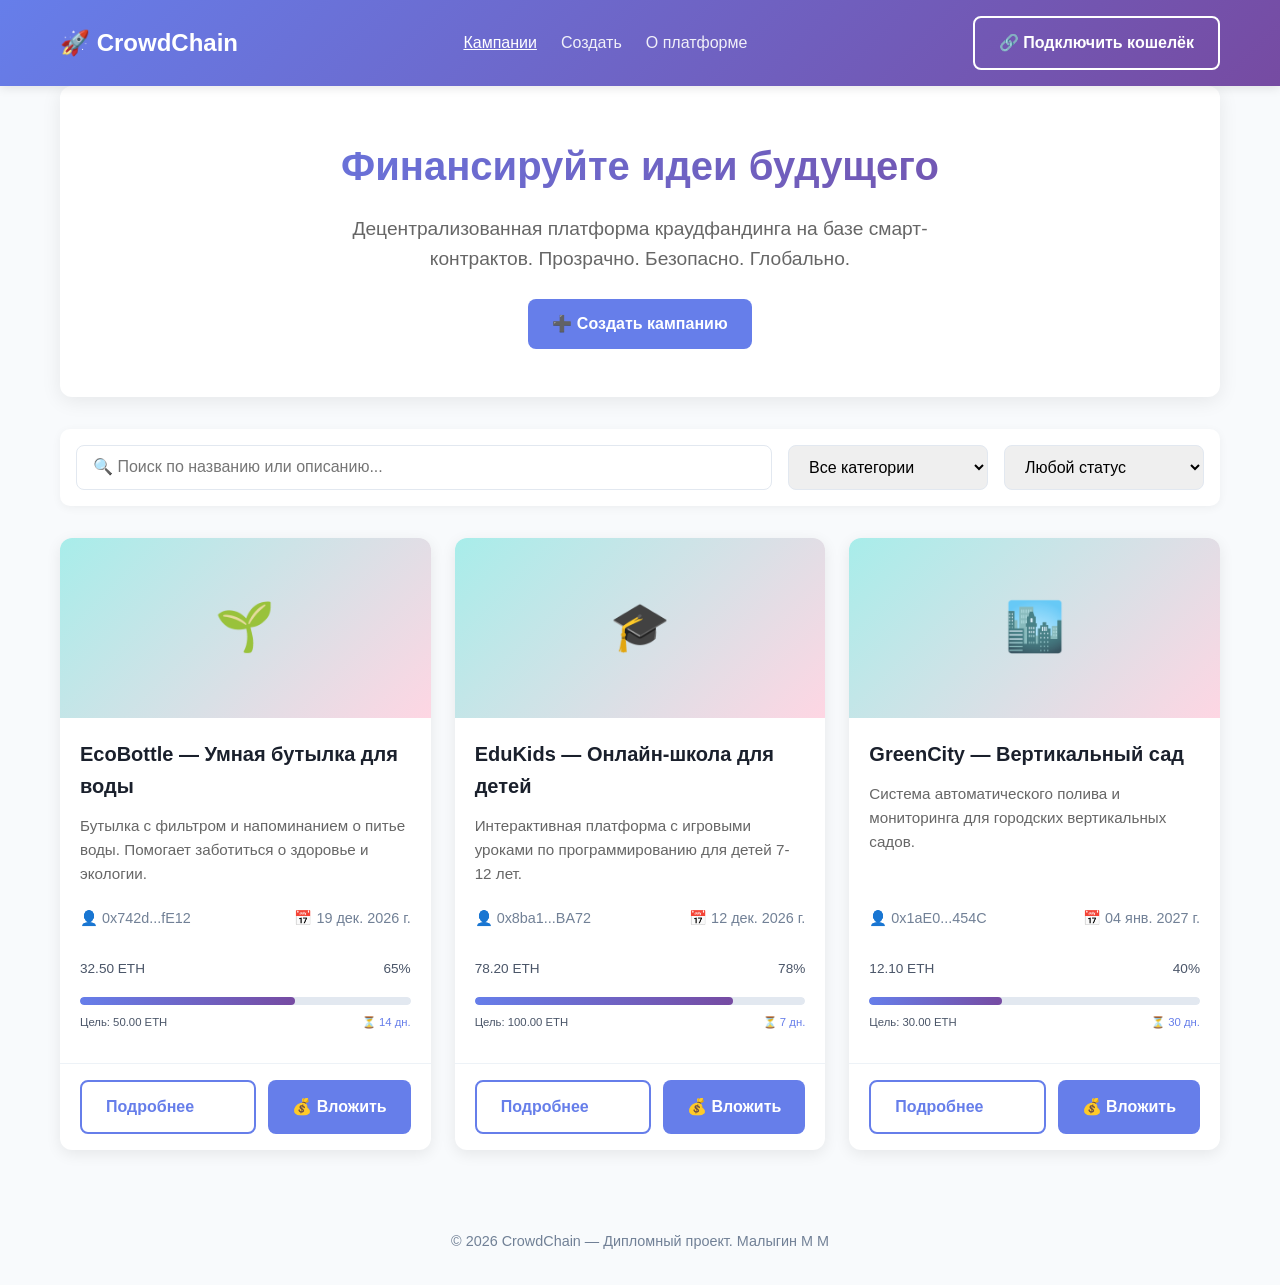
<file: project/index.html>
<!DOCTYPE html>
<html lang="ru">
<head>
  <meta charset="UTF-8" />
  <meta name="viewport" content="width=device-width, initial-scale=1.0"/>
  <title>CrowdChain — Децентрализованный краудфандинг</title>
  <link rel="stylesheet" href="assets/css/style.css" />
</head>
<body>
  <header>
    <div class="container header-content">
      <a href="index.html" class="logo">🚀 CrowdChain</a>
      
      <nav class="nav">
        <a href="index.html" class="active">Кампании</a>
        <a href="create.html">Создать</a>
        <a href="#">О платформе</a>
      </nav>
      
      <div class="wallet-block">
        <span id="userAddress" class="user-address hidden"></span>
        <button id="disconnectWallet" class="btn btn-outline hidden">Выйти</button>
        <button id="connectWallet" class="btn btn-outline">🔗 Подключить кошелёк</button>
      </div>
    </div>
  </header>

  <main class="container">
    <section class="hero">
      <h1>Финансируйте идеи будущего</h1>
      <p>Децентрализованная платформа краудфандинга на базе смарт-контрактов. Прозрачно. Безопасно. Глобально.</p>
      <a href="create.html" class="btn btn-primary">➕ Создать кампанию</a>
    </section>

    <section class="filters">
      <input type="search" id="searchInput" placeholder="🔍 Поиск по названию или описанию..." />
      <select id="categoryFilter">
        <option value="">Все категории</option>
        <option value="tech">💻 Технологии</option>
        <option value="social">🤝 Социальные</option>
        <option value="eco">🌱 Экология</option>
        <option value="art">🎨 Искусство</option>
      </select>
      <select id="statusFilter">
        <option value="">Любой статус</option>
        <option value="active">🟢 Активные</option>
        <option value="funded">✅ Финансируемые</option>
        <option value="ended">⏹️ Завершённые</option>
      </select>
    </section>

    <section id="campaignsGrid" class="grid">
    </section>

    <div id="emptyState" class="text-center hidden" style="padding: 3rem;">
      <p style="font-size: 3rem; margin-bottom: 1rem;">🔍</p>
      <h3>Ничего не найдено</h3>
      <p style="color: #666;">Попробуйте изменить параметры поиска или создайте первую кампанию!</p>
    </div>
  </main>

  <footer>
    <p>© 2026 CrowdChain — Дипломный проект. Малыгин М М</p>
  </footer>

  <script src="assets/js/app.js"></script>
  <script src="assets/js/index.js"></script>
</body>
</html>
</file>
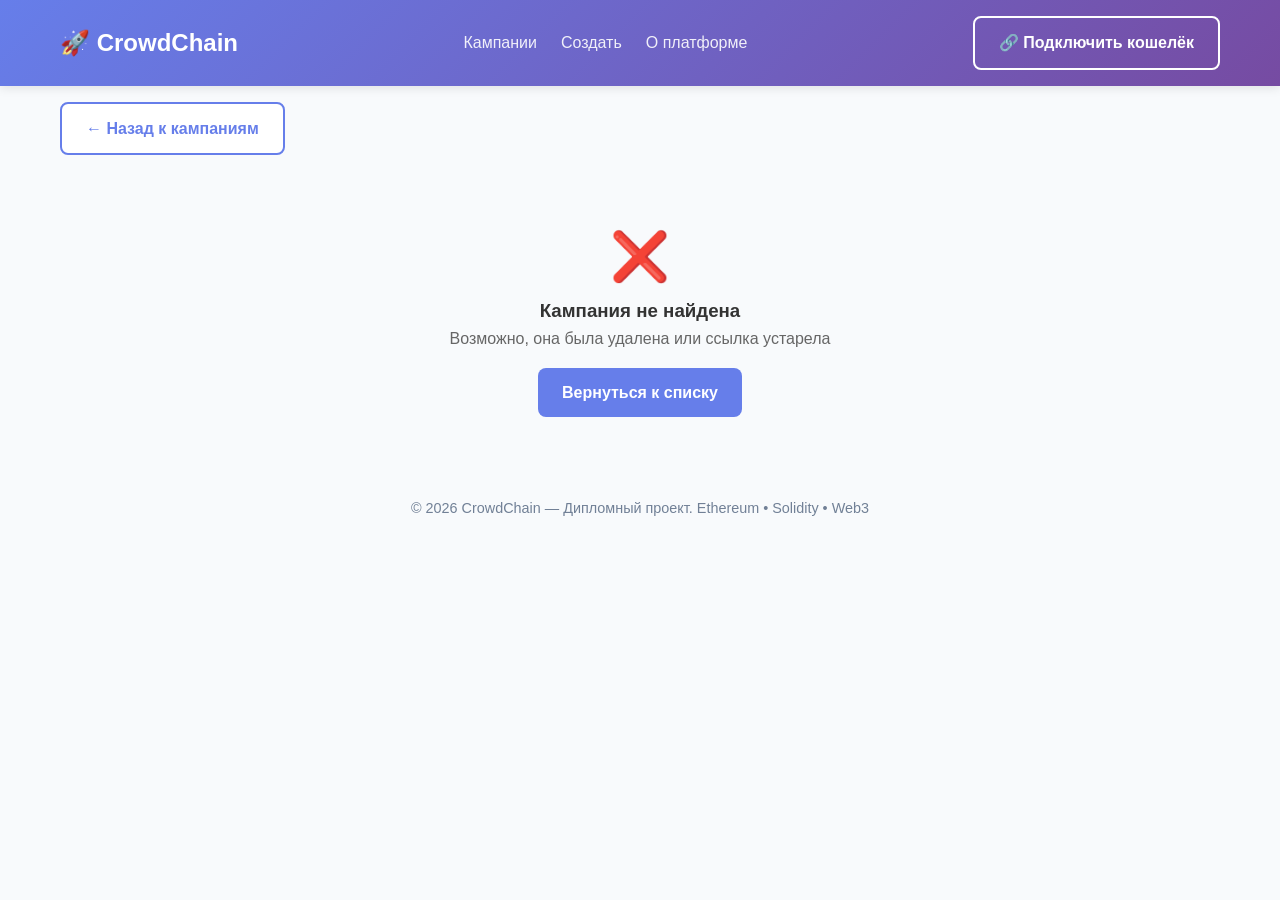
<file: project/campaign.html>
<!DOCTYPE html>
<html lang="ru">
<head>
  <meta charset="UTF-8" />
  <meta name="viewport" content="width=device-width, initial-scale=1.0"/>
  <title>Кампания — CrowdChain</title>
  <link rel="stylesheet" href="assets/css/style.css" />
</head>
<body>
  <header>
    <div class="container header-content">
      <a href="index.html" class="logo">🚀 CrowdChain</a>
      <nav class="nav">
        <a href="index.html">Кампании</a>
        <a href="create.html">Создать</a>
        <a href="#">О платформе</a>
      </nav>
      <div class="wallet-block">
        <span id="userAddress" class="user-address hidden"></span>
        <button id="disconnectWallet" class="btn btn-outline hidden">Выйти</button>
        <button id="connectWallet" class="btn btn-outline">🔗 Подключить кошелёк</button>
      </div>
    </div>
  </header>

  <main class="container">
    <div style="margin: 1rem 0;">
      <a href="index.html" class="btn btn-secondary">← Назад к кампаниям</a>
    </div>

    <div id="campaignLoading" class="text-center" style="padding: 3rem;">
      <p style="font-size: 2rem;">⏳</p>
      <p>Загрузка кампании...</p>
    </div>

    <div id="campaignContent" class="campaign-detail hidden">
      <div class="campaign-main">
        <div style="font-size: 5rem; text-align: center; margin-bottom: 1rem;" id="cImage">💡</div>
        <h1 id="cTitle">Загрузка...</h1>
        
        <div class="campaign-meta">
          <div class="meta-item">👤 <span id="cCreator">0x...</span></div>
          <div class="meta-item">📁 <span id="cCategory">Категория</span></div>
          <div class="meta-item">📅 До <span id="cDeadline">...</span></div>
        </div>
        
        <div class="progress-wrapper" style="margin: 1.5rem 0;">
          <div class="progress-label">
            <strong><span id="cRaised">0</span> ETH собрано</strong>
            <strong><span id="cProgress">0</span>%</strong>
          </div>
          <progress id="cProgressEl" value="0" max="100"></progress>
          <div class="progress-label" style="margin-top: 0.25rem;">
            <small>Цель: <span id="cGoal">0</span> ETH</small>
            <small id="cStatus" style="color: #667eea; font-weight: 500;">Активна</small>
          </div>
        </div>
        
        <div class="campaign-desc" id="cDescription">
          <!-- Описание -->
        </div>
        
        <div style="background: #f8fafc; padding: 1.5rem; border-radius: 8px; margin-top: 2rem;">
          <h3 style="margin-bottom: 1rem;">📊 Статистика блокчейна</h3>
          <div style="display: grid; grid-template-columns: repeat(2, 1fr); gap: 1rem; font-family: monospace; font-size: 0.9rem;">
            <div>🔗 Контракт: <span id="cContract" style="word-break: break-all;">0x...</span></div>
            <div>📦 Вкладов: <span id="cContributors">0</span></div>
            <div>⛽ Gas использовано: <span id="cGas">~0.003 ETH</span></div>
            <div>✅ Статус: <span id="cTxStatus">Ожидание</span></div>
          </div>
        </div>
      </div>
      
      <aside class="campaign-sidebar">
        <div class="funding-card">
          <h3 style="margin-bottom: 0.5rem;">💰 Внести вклад</h3>
          <p class="funding-goal">Цель: <strong id="sideGoal">0</strong> ETH</p>
          
          <form id="contributeForm" class="contribute-form">
            <input type="number" id="contributeAmount" step="0.01" min="0.01" placeholder="0.1" required />
            <button type="submit" class="btn btn-primary" id="contributeBtn">
              💸 Поддержать проект
            </button>
          </form>
          
          <p style="font-size: 0.85rem; color: #718096; margin-top: 1rem;">
            🔐 Средства блокируются в смарт-контракте до достижения цели
          </p>
        </div>
        
        <div class="funding-card" id="withdrawCard" style="display: none;">
          <h3 style="margin-bottom: 0.5rem;">🎉 Цель достигнута!</h3>
          <p style="color: #48bb78; margin-bottom: 1rem;">Вы можете вывести собранные средства</p>
          <button id="withdrawBtn" class="btn btn-primary" style="width: 100%;">
            💰 Вывести средства
          </button>
        </div>
        
        <div class="funding-card">
          <h3 style="margin-bottom: 0.5rem;">🔗 Поделиться</h3>
          <div style="display: flex; gap: 0.5rem; flex-wrap: wrap;">
            <button class="btn btn-secondary" onclick="navigator.clipboard.writeText(window.location.href); showToast('🔗 Ссылка скопирована!', 'success')">
              📋 Копировать
            </button>
            <button class="btn btn-secondary" onclick="shareOnTwitter()">
              🐦 Twitter
            </button>
          </div>
        </div>
      </aside>
    </div>

    <div id="campaignNotFound" class="text-center hidden" style="padding: 3rem;">
      <p style="font-size: 3rem;">❌</p>
      <h3>Кампания не найдена</h3>
      <p style="color: #666;">Возможно, она была удалена или ссылка устарела</p>
      <a href="index.html" class="btn btn-primary" style="margin-top: 1rem;">Вернуться к списку</a>
    </div>
  </main>

  <footer>
    <p>© 2026 CrowdChain — Дипломный проект. Ethereum • Solidity • Web3</p>
  </footer>

  <script src="assets/js/app.js"></script>
  <script src="assets/js/campaign.js"></script>
</body>
</html>
</file>
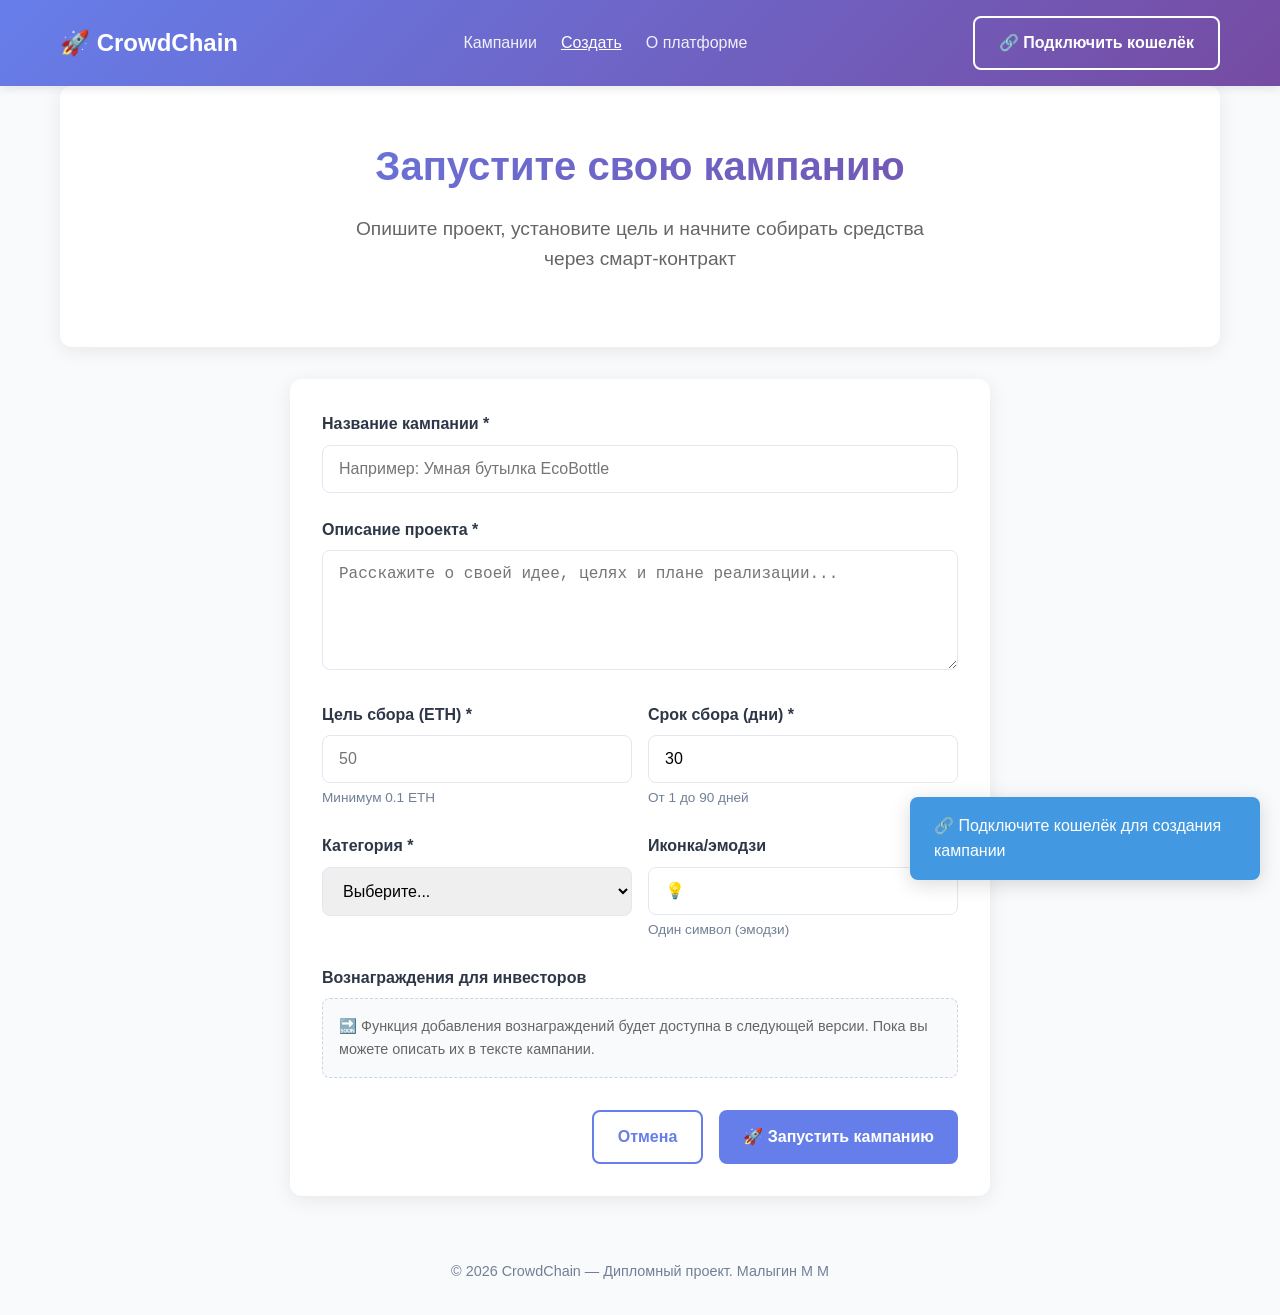
<file: project/create.html>
<!DOCTYPE html>
<html lang="ru">
<head>
  <meta charset="UTF-8" />
  <meta name="viewport" content="width=device-width, initial-scale=1.0"/>
  <title>Создать кампанию — CrowdChain</title>
  <link rel="stylesheet" href="assets/css/style.css" />
</head>
<body>
  <header>
    <div class="container header-content">
      <a href="index.html" class="logo">🚀 CrowdChain</a>
      <nav class="nav">
        <a href="index.html">Кампании</a>
        <a href="create.html" class="active">Создать</a>
        <a href="#">О платформе</a>
      </nav>
      <div class="wallet-block">
        <span id="userAddress" class="user-address hidden"></span>
        <button id="disconnectWallet" class="btn btn-outline hidden">Выйти</button>
        <button id="connectWallet" class="btn btn-outline">🔗 Подключить кошелёк</button>
      </div>
    </div>
  </header>

  <main class="container">
    <section class="hero">
      <h1>Запустите свою кампанию</h1>
      <p>Опишите проект, установите цель и начните собирать средства через смарт-контракт</p>
    </section>

    <form id="createCampaignForm" class="form-container">
      <div class="form-group">
        <label for="title">Название кампании *</label>
        <input type="text" id="title" name="title" required minlength="5" maxlength="100" placeholder="Например: Умная бутылка EcoBottle" />
        <div class="error"></div>
      </div>

      <div class="form-group">
        <label for="description">Описание проекта *</label>
        <textarea id="description" name="description" required minlength="50" placeholder="Расскажите о своей идее, целях и плане реализации..."></textarea>
        <div class="error"></div>
      </div>

      <div class="form-row">
        <div class="form-group">
          <label for="goal">Цель сбора (ETH) *</label>
          <input type="number" id="goal" name="goal" step="0.01" min="0.1" required placeholder="50" />
          <div class="form-hint">Минимум 0.1 ETH</div>
          <div class="error"></div>
        </div>
        
        <div class="form-group">
          <label for="duration">Срок сбора (дни) *</label>
          <input type="number" id="duration" name="duration" min="1" max="90" required value="30" />
          <div class="form-hint">От 1 до 90 дней</div>
          <div class="error"></div>
        </div>
      </div>

      <div class="form-row">
        <div class="form-group">
          <label for="category">Категория *</label>
          <select id="category" name="category" required>
            <option value="">Выберите...</option>
            <option value="tech">💻 Технологии</option>
            <option value="social">🤝 Социальные проекты</option>
            <option value="eco">🌱 Экология</option>
            <option value="art">🎨 Искусство и дизайн</option>
            <option value="other">📦 Другое</option>
          </select>
          <div class="error"></div>
        </div>
        
        <div class="form-group">
          <label for="image">Иконка/эмодзи</label>
          <input type="text" id="image" name="image" maxlength="2" placeholder="🚀" value="💡" />
          <div class="form-hint">Один символ (эмодзи)</div>
        </div>
      </div>

      <div class="form-group">
        <label>Вознаграждения для инвесторов</label>
        <div style="background: #f8fafc; padding: 1rem; border-radius: 8px; border: 1px dashed #cbd5e1;">
          <p style="color: #666; font-size: 0.9rem;">
            🔜 Функция добавления вознаграждений будет доступна в следующей версии. 
            Пока вы можете описать их в тексте кампании.
          </p>
        </div>
      </div>

      <div style="display: flex; gap: 1rem; justify-content: flex-end; margin-top: 2rem;">
        <a href="index.html" class="btn btn-secondary">Отмена</a>
        <button type="submit" class="btn btn-primary">🚀 Запустить кампанию</button>
      </div>
    </form>
  </main>

  <footer>
    <p>© 2026 CrowdChain — Дипломный проект. Малыгин М М</p>
  </footer>

  <script src="assets/js/app.js"></script>
  <script src="assets/js/create.js"></script>
</body>
</html>
</file>
<file: project/assets/css/style.css>
* { box-sizing: border-box; margin: 0; padding: 0; }
body {
  font-family: 'Segoe UI', Tahoma, Geneva, Verdana, sans-serif;
  line-height: 1.6;
  color: #333;
  background: #f8fafc;
  min-height: 100vh;
}
a { text-decoration: none; color: inherit; }
img { max-width: 100%; display: block; }
button { cursor: pointer; border: none; font: inherit; }

.container {
  max-width: 1200px;
  margin: 0 auto;
  padding: 0 20px;
}
header {
  background: linear-gradient(135deg, #667eea 0%, #764ba2 100%);
  color: white;
  padding: 1rem 0;
  position: sticky;
  top: 0;
  z-index: 100;
  box-shadow: 0 2px 10px rgba(0,0,0,0.1);
}
.header-content {
  display: flex;
  justify-content: space-between;
  align-items: center;
  flex-wrap: wrap;
  gap: 1rem;
}
.logo {
  font-size: 1.5rem;
  font-weight: 700;
  display: flex;
  align-items: center;
  gap: 0.5rem;
}
.nav {
  display: flex;
  gap: 1.5rem;
  align-items: center;
}
.nav a {
  opacity: 0.9;
  transition: opacity 0.2s;
  font-weight: 500;
}
.nav a:hover, .nav a.active { opacity: 1; text-decoration: underline; }

.btn {
  display: inline-flex;
  align-items: center;
  gap: 0.5rem;
  padding: 0.75rem 1.5rem;
  border-radius: 8px;
  font-weight: 600;
  transition: all 0.2s;
}
.btn-primary {
  background: #667eea;
  color: white;
}
.btn-primary:hover { background: #5568d3; transform: translateY(-1px); }
.btn-secondary {
  background: white;
  color: #667eea;
  border: 2px solid #667eea;
}
.btn-secondary:hover { background: #f0f4ff; }
.btn-outline {
  background: transparent;
  border: 2px solid white;
  color: white;
}
.btn-outline:hover { background: rgba(255,255,255,0.1); }
.btn:disabled {
  opacity: 0.6;
  cursor: not-allowed;
  transform: none !important;
}

.wallet-block {
  display: flex;
  align-items: center;
  gap: 1rem;
}
.user-address {
  background: rgba(255,255,255,0.2);
  padding: 0.5rem 1rem;
  border-radius: 6px;
  font-family: monospace;
  font-size: 0.9rem;
}

.hero {
  text-align: center;
  padding: 3rem 1rem;
  background: white;
  margin-bottom: 2rem;
  border-radius: 12px;
  box-shadow: 0 4px 20px rgba(0,0,0,0.08);
}
.hero h1 {
  font-size: 2.5rem;
  margin-bottom: 1rem;
  background: linear-gradient(135deg, #667eea, #764ba2);
  -webkit-background-clip: text;
  -webkit-text-fill-color: transparent;
}
.hero p {
  font-size: 1.2rem;
  color: #666;
  max-width: 600px;
  margin: 0 auto 1.5rem;
}

.filters {
  display: flex;
  gap: 1rem;
  margin-bottom: 2rem;
  flex-wrap: wrap;
  background: white;
  padding: 1rem;
  border-radius: 10px;
  box-shadow: 0 2px 10px rgba(0,0,0,0.05);
}
.filters input, .filters select {
  padding: 0.75rem 1rem;
  border: 1px solid #e2e8f0;
  border-radius: 8px;
  font-size: 1rem;
  min-width: 200px;
}
.filters input { flex: 1; }

.grid {
  display: grid;
  grid-template-columns: repeat(auto-fill, minmax(320px, 1fr));
  gap: 1.5rem;
  margin-bottom: 3rem;
}
.card {
  background: white;
  border-radius: 12px;
  overflow: hidden;
  box-shadow: 0 4px 15px rgba(0,0,0,0.08);
  transition: transform 0.2s, box-shadow 0.2s;
  display: flex;
  flex-direction: column;
}
.card:hover {
  transform: translateY(-4px);
  box-shadow: 0 8px 25px rgba(0,0,0,0.12);
}
.card-image {
  height: 180px;
  background: linear-gradient(135deg, #a8edea, #fed6e3);
  display: flex;
  align-items: center;
  justify-content: center;
  color: #666;
  font-size: 3rem;
}
.card-body {
  padding: 1.25rem;
  flex: 1;
  display: flex;
  flex-direction: column;
  gap: 0.75rem;
}
.card-title {
  font-size: 1.25rem;
  font-weight: 600;
  color: #1a202c;
}
.card-desc {
  color: #666;
  font-size: 0.95rem;
  flex: 1;
}
.card-meta {
  display: flex;
  justify-content: space-between;
  font-size: 0.9rem;
  color: #718096;
  margin: 0.5rem 0;
}
.progress-wrapper {
  margin: 0.5rem 0;
}
.progress-label {
  display: flex;
  justify-content: space-between;
  font-size: 0.85rem;
  margin-bottom: 0.25rem;
  color: #4a5568;
}
progress {
  width: 100%;
  height: 8px;
  border-radius: 4px;
  overflow: hidden;
}
progress::-webkit-progress-bar {
  background: #e2e8f0;
  border-radius: 4px;
}
progress::-webkit-progress-value {
  background: linear-gradient(90deg, #667eea, #764ba2);
  border-radius: 4px;
}
.card-actions {
  padding: 1rem 1.25rem;
  border-top: 1px solid #edf2f7;
  display: flex;
  gap: 0.75rem;
}

.form-container {
  max-width: 700px;
  margin: 2rem auto;
  background: white;
  padding: 2rem;
  border-radius: 12px;
  box-shadow: 0 4px 20px rgba(0,0,0,0.08);
}
.form-group {
  margin-bottom: 1.5rem;
}
.form-group label {
  display: block;
  margin-bottom: 0.5rem;
  font-weight: 600;
  color: #2d3748;
}
.form-group input,
.form-group textarea,
.form-group select {
  width: 100%;
  padding: 0.875rem 1rem;
  border: 1px solid #e2e8f0;
  border-radius: 8px;
  font-size: 1rem;
  transition: border-color 0.2s;
}
.form-group input:focus,
.form-group textarea:focus,
.form-group select:focus {
  outline: none;
  border-color: #667eea;
  box-shadow: 0 0 0 3px rgba(102, 126, 234, 0.1);
}
.form-group textarea {
  min-height: 120px;
  resize: vertical;
}
.form-row {
  display: grid;
  grid-template-columns: 1fr 1fr;
  gap: 1rem;
}
.form-hint {
  font-size: 0.85rem;
  color: #718096;
  margin-top: 0.25rem;
}
.error {
  color: #e53e3e;
  font-size: 0.85rem;
  margin-top: 0.25rem;
  display: none;
}
.error.show { display: block; }

.campaign-detail {
  display: grid;
  grid-template-columns: 2fr 1fr;
  gap: 2rem;
  margin: 2rem 0;
}
@media (max-width: 900px) {
  .campaign-detail { grid-template-columns: 1fr; }
}
.campaign-main {
  background: white;
  padding: 2rem;
  border-radius: 12px;
  box-shadow: 0 4px 20px rgba(0,0,0,0.08);
}
.campaign-main img {
  width: 100%;
  height: 300px;
  object-fit: cover;
  border-radius: 8px;
  margin-bottom: 1.5rem;
  background: linear-gradient(135deg, #a8edea, #fed6e3);
}
.campaign-main h1 {
  font-size: 2rem;
  margin-bottom: 1rem;
  color: #1a202c;
}
.campaign-meta {
  display: flex;
  gap: 1.5rem;
  margin: 1rem 0;
  flex-wrap: wrap;
}
.meta-item {
  display: flex;
  align-items: center;
  gap: 0.5rem;
  color: #4a5568;
}
.campaign-desc {
  line-height: 1.8;
  color: #4a5568;
  margin: 1.5rem 0;
}
.campaign-sidebar {
  display: flex;
  flex-direction: column;
  gap: 1.5rem;
}
.funding-card {
  background: white;
  padding: 1.5rem;
  border-radius: 12px;
  box-shadow: 0 4px 20px rgba(0,0,0,0.08);
  position: sticky;
  top: 100px;
}
.funding-amount {
  font-size: 2.5rem;
  font-weight: 700;
  color: #1a202c;
  margin: 0.5rem 0;
}
.funding-goal {
  color: #718096;
  margin-bottom: 1rem;
}
.contribute-form {
  display: flex;
  flex-direction: column;
  gap: 1rem;
  margin-top: 1rem;
}
.contribute-form input {
  padding: 0.875rem;
  border: 1px solid #e2e8f0;
  border-radius: 8px;
  font-size: 1.1rem;
}
.contribute-form input:focus {
  outline: none;
  border-color: #667eea;
  box-shadow: 0 0 0 3px rgba(102, 126, 234, 0.1);
}

.toast {
  position: fixed;
  bottom: 20px;
  right: 20px;
  padding: 1rem 1.5rem;
  border-radius: 8px;
  color: white;
  font-weight: 500;
  box-shadow: 0 4px 20px rgba(0,0,0,0.15);
  transform: translateX(400px);
  transition: transform 0.3s ease;
  z-index: 1000;
  max-width: 350px;
}
.toast.show { transform: translateX(0); }
.toast.success { background: #48bb78; }
.toast.error { background: #f56565; }
.toast.info { background: #4299e1; }

footer {
  text-align: center;
  padding: 2rem;
  color: #718096;
  font-size: 0.9rem;
  margin-top: auto;
}

.hidden { display: none !important; }
.text-center { text-align: center; }
.mt-2 { margin-top: 1rem; }
.mb-2 { margin-bottom: 1rem; }
</file>
